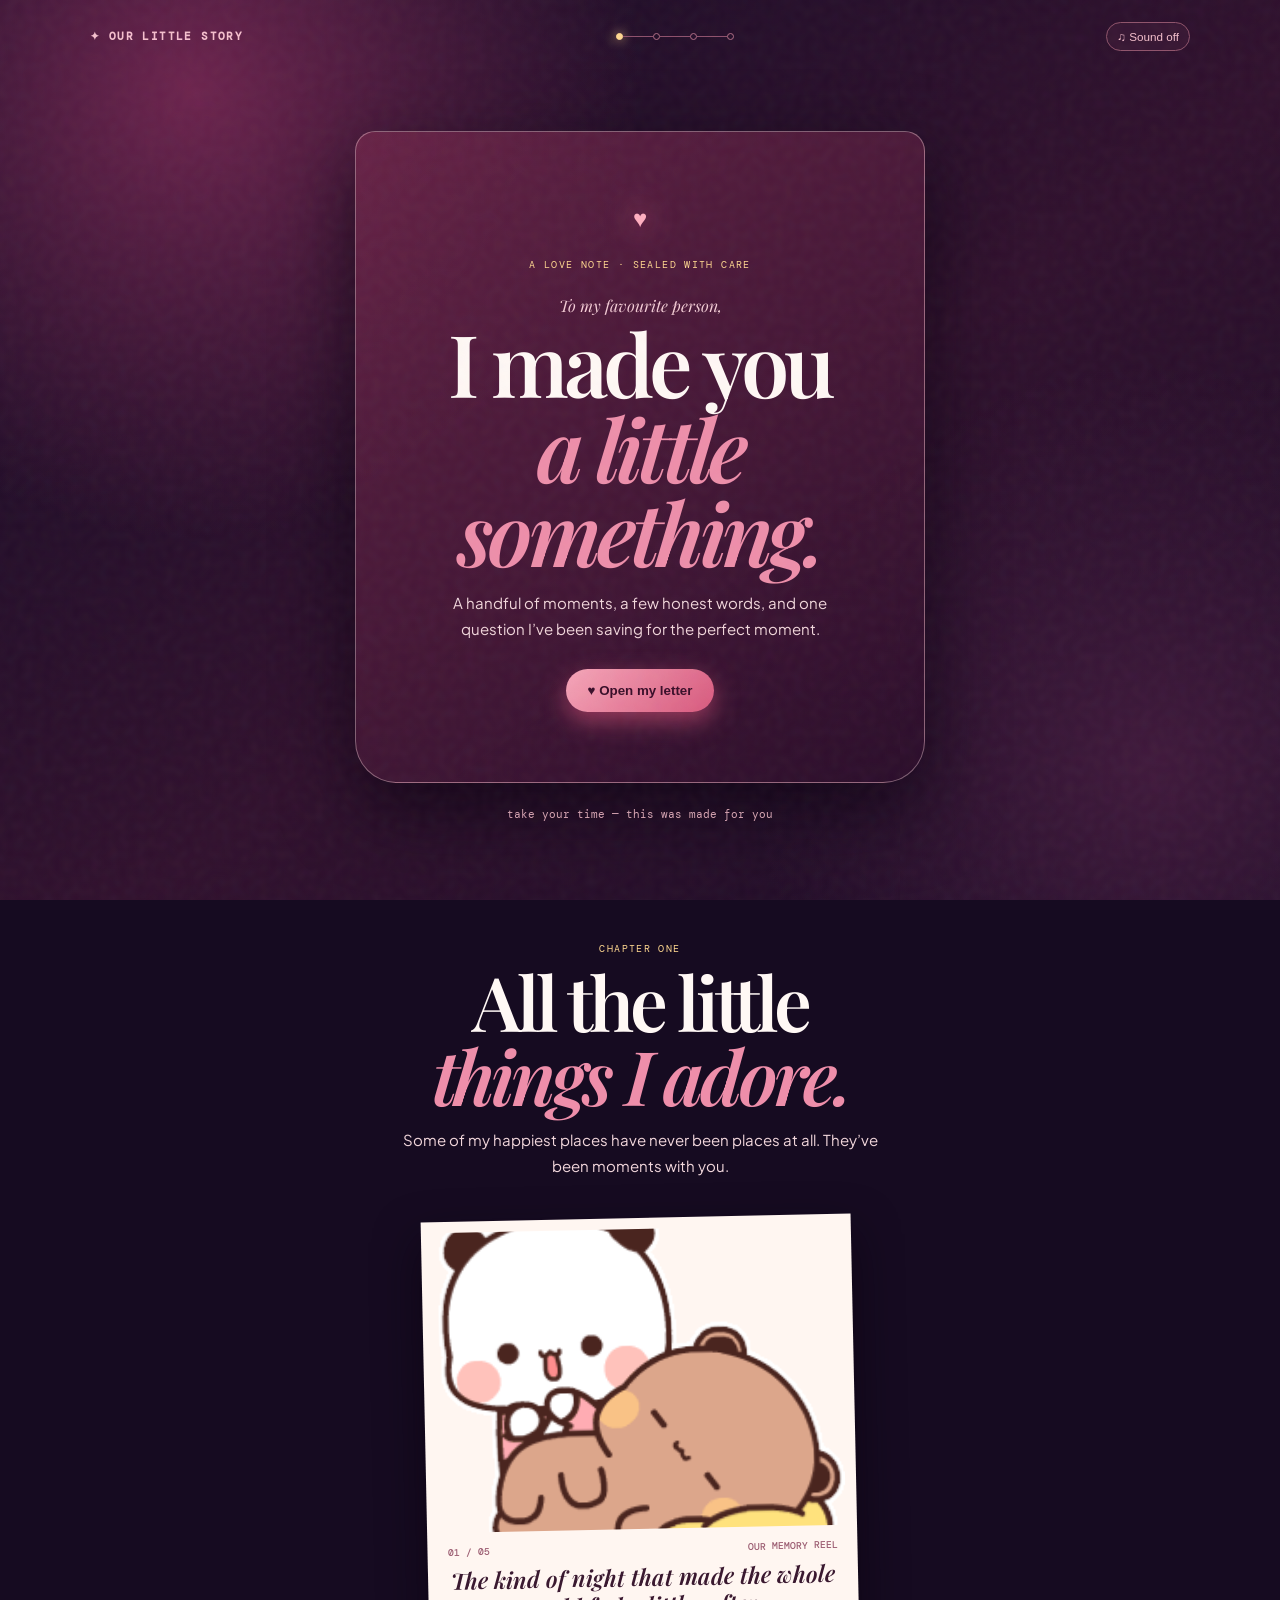
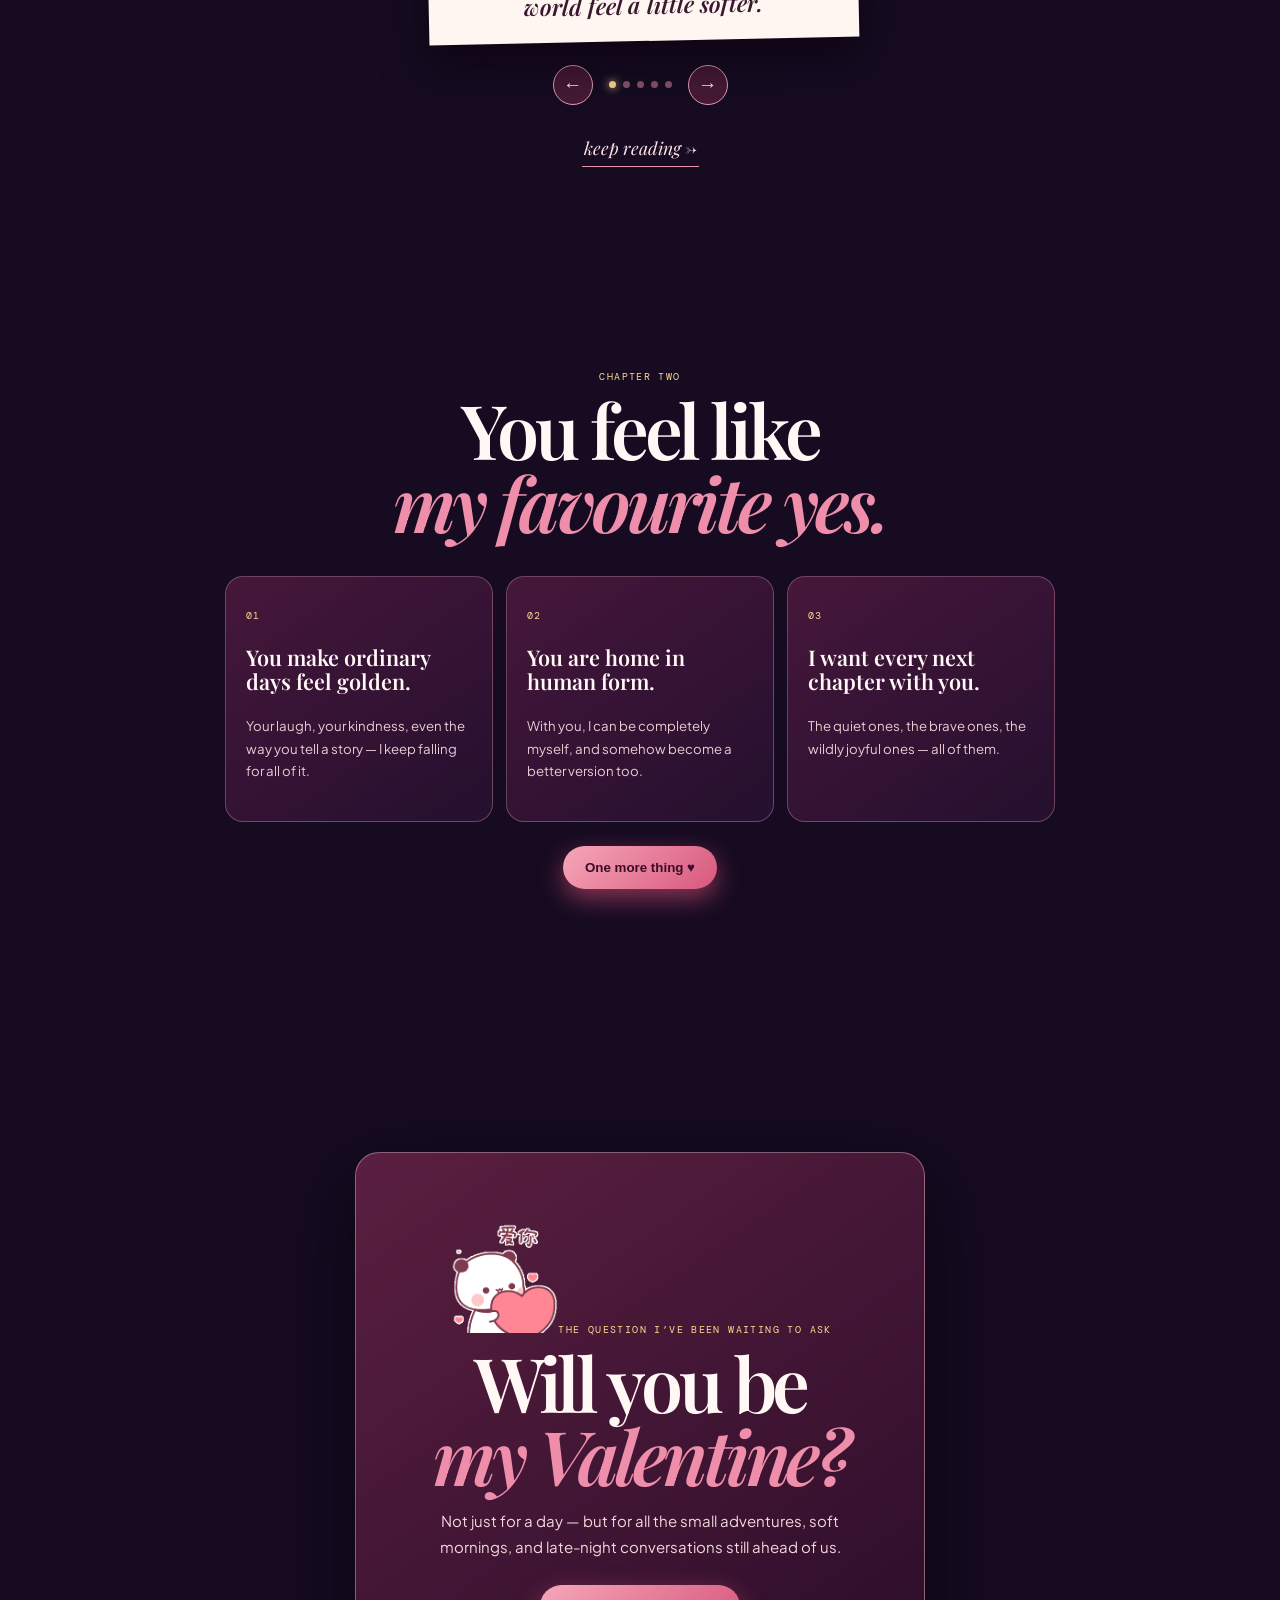
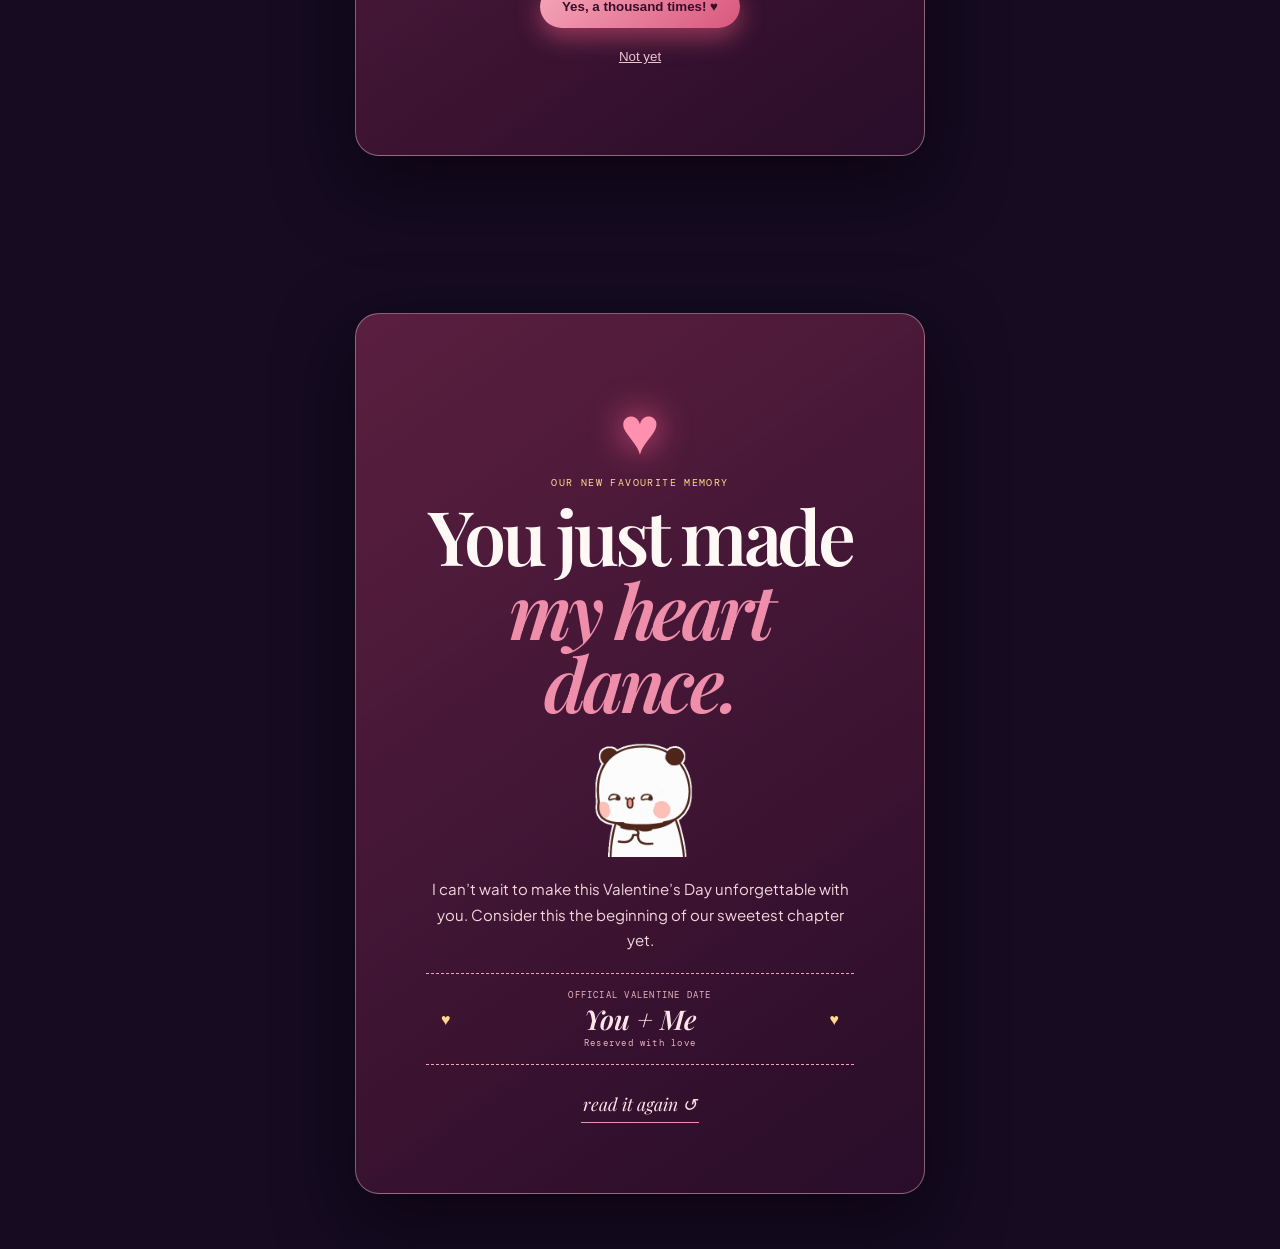
<file: index.html>
<!doctype html><html lang="en"><head><meta charset="utf-8"><meta name="viewport" content="width=device-width,initial-scale=1"><title>For You, With All My Heart</title><link rel="preconnect" href="https://fonts.googleapis.com"><link rel="preconnect" href="https://fonts.gstatic.com" crossorigin><link href="https://fonts.googleapis.com/css2?family=DM+Mono&family=Playfair+Display:ital,wght@0,600;0,700;1,600&family=Plus+Jakarta+Sans:wght@400;500;600;700&display=swap" rel="stylesheet"><link rel="stylesheet" href="style.css"></head>
<body><div class="sky"></div><div class="grain"></div><div class="petals" id="petals"></div><audio id="music" src="assets/Audio1.mp3" loop preload="metadata"></audio><header><a class="brand" href="#">✦ OUR LITTLE STORY</a><div class="progress"><i class="on"></i><b></b><i></i><b></b><i></i><b></b><i></i></div><button id="sound" type="button">♫ Sound off</button></header><main>
<section class="scene active" data-scene="0"><div class="envelope"><span class="heart">♥</span><small>A LOVE NOTE · SEALED WITH CARE</small><p class="to">To my favourite person,</p><h1>I made you<br><em>a little something.</em></h1><p>A handful of moments, a few honest words, and one question I’ve been saving for the perfect moment.</p><button class="pink" id="open" type="button">♥ Open my letter</button></div><label>take your time — this was made for you</label></section>
<section class="scene" data-scene="1" hidden><div class="chapter"><small>CHAPTER ONE</small><h2>All the little<br><em>things I adore.</em></h2><p>Some of my happiest places have never been places at all. They’ve been moments with you.</p></div><div class="memory"><img id="photo" src="assets/image3.gif" alt="A sweet shared memory"><div><span id="number">01 / 05</span><span>our memory reel</span></div><h3 id="caption">The kind of night that made the whole world feel a little softer.</h3></div><div class="controls"><button id="prev" type="button">←</button><div id="dots"></div><button id="next" type="button">→</button></div><button class="text next" type="button">keep reading →</button></section>
<section class="scene" data-scene="2" hidden><div class="chapter"><small>CHAPTER TWO</small><h2>You feel like<br><em>my favourite yes.</em></h2></div><div class="reasons"><article><small>01</small><h3>You make ordinary days feel golden.</h3><p>Your laugh, your kindness, even the way you tell a story — I keep falling for all of it.</p></article><article><small>02</small><h3>You are home in human form.</h3><p>With you, I can be completely myself, and somehow become a better version too.</p></article><article><small>03</small><h3>I want every next chapter with you.</h3><p>The quiet ones, the brave ones, the wildly joyful ones — all of them.</p></article></div><button class="pink next" type="button">One more thing ♥</button></section>
<section class="scene" data-scene="3" hidden><div class="ask"><img src="assets/proposal.gif" alt="A cute proposal illustration"><small>THE QUESTION I’VE BEEN WAITING TO ASK</small><h2>Will you be<br><em>my Valentine?</em></h2><p>Not just for a day — but for all the small adventures, soft mornings, and late-night conversations still ahead of us.</p><div class="answers"><button class="pink" id="yes" type="button">Yes, a thousand times! ♥</button><button id="no" type="button">Not yet</button></div></div></section>
<section class="scene" data-scene="4" hidden><div class="celebrate"><strong>♥</strong><small>OUR NEW FAVOURITE MEMORY</small><h2>You just made<br><em>my heart dance.</em></h2><img src="assets/sure.gif" alt="Cute celebration animation"><p>I can’t wait to make this Valentine’s Day unforgettable with you. Consider this the beginning of our sweetest chapter yet.</p><div class="ticket">♥ <div><small>OFFICIAL VALENTINE DATE</small><b>You + Me</b><small>Reserved with love</small></div> ♥</div><button class="text" id="replay" type="button">read it again ↺</button></div></section>
</main><div class="toast" id="toast"></div><script src="script.js"></script></body></html>
</file>
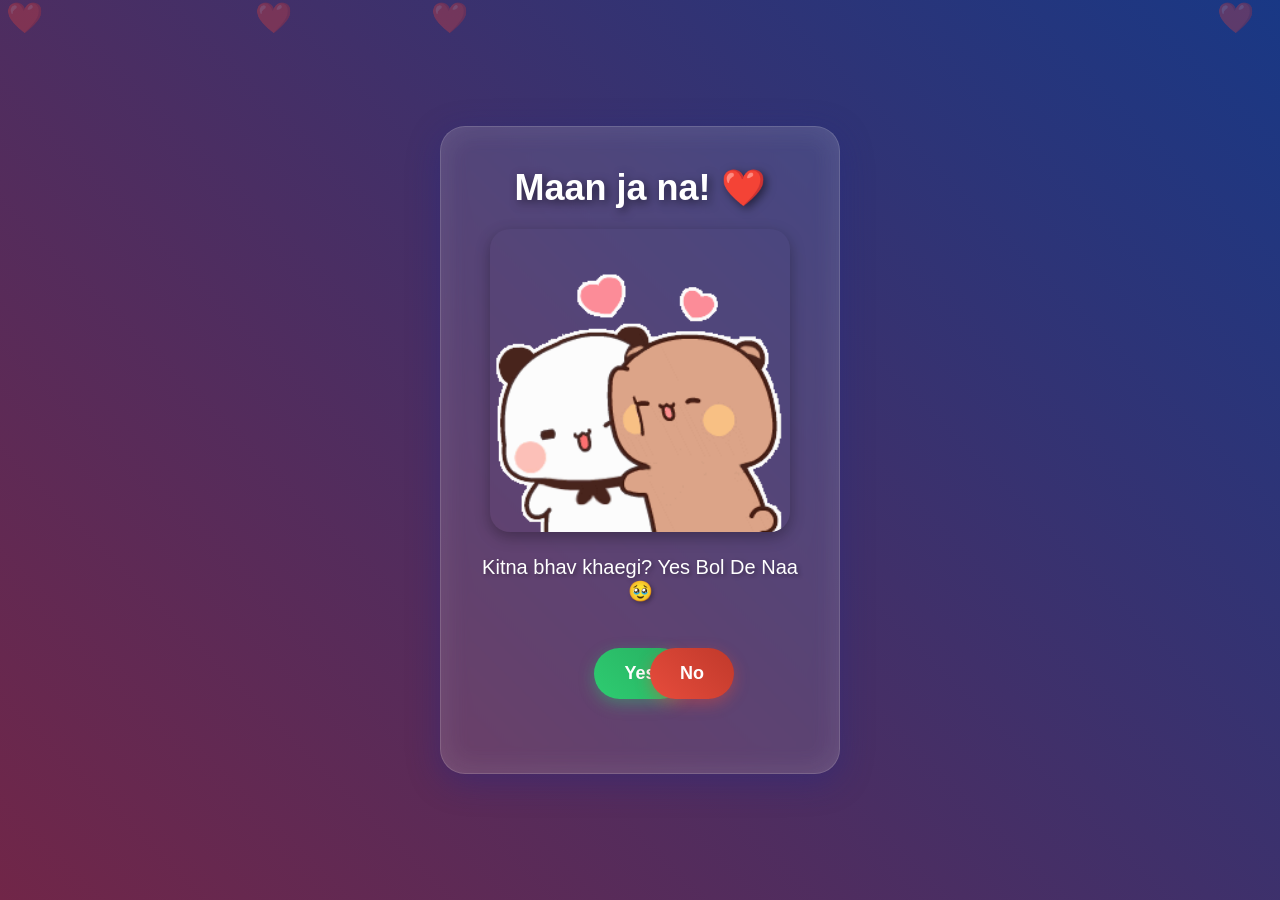
<file: no3.html>
<!DOCTYPE html>
<html lang="en">
<!-- Head section remains exactly the same until the script part -->
<head>
    <meta charset="UTF-8">
    <meta name="viewport" content="width=device-width, initial-scale=1.0">
    <title>Will You? ❤️</title>
    <link href="https://cdnjs.cloudflare.com/ajax/libs/animate.css/4.1.1/animate.min.css" rel="stylesheet">
    <style>
        /* All previous styles remain exactly the same until .btn styles */
        * {
            margin: 0;
            padding: 0;
            box-sizing: border-box;
            font-family: 'Poppins', sans-serif;
        }

        body {
            background: linear-gradient(45deg, #712648, #193885);
            min-height: 100vh;
            display: flex;
            justify-content: center;
            align-items: center;
            overflow: hidden;
            perspective: 1000px;
        }

        .background-hearts {
            position: fixed;
            top: 0;
            left: 0;
            width: 100%;
            height: 100%;
            pointer-events: none;
            z-index: 0;
        }

        .container {
            position: relative;
            text-align: center;
            background: rgba(255, 255, 255, 0.1);
            padding: 40px;
            border-radius: 25px;
            backdrop-filter: blur(12px);
            box-shadow: 
                0 8px 32px 0 rgba(31, 38, 135, 0.37),
                inset 0 0 30px rgba(255, 255, 255, 0.1);
            border: 1px solid rgba(255, 255, 255, 0.18);
            transform-style: preserve-3d;
            transition: transform 0.5s ease;
            max-width: 90%;
            width: 400px;
            z-index: 1;
        }

        .container:hover {
            transform: translateZ(20px);
        }

        h1 {
            font-size: 36px;
            color: #fff;
            text-shadow: 3px 3px 10px rgba(0, 0, 0, 0.5);
            margin-bottom: 20px;
            transform: translateZ(30px);
            animation: floating 3s ease-in-out infinite;
        }

        .message {
            color: #fff;
            font-size: 20px;
            margin: 20px 0;
            text-shadow: 2px 2px 4px rgba(0, 0, 0, 0.3);
            transform: translateZ(25px);
        }

        .gif-container {
            position: relative;
            margin: 20px 0;
            transform-style: preserve-3d;
            transform: translateZ(40px);
        }

        .gif-container img {
            width: 100%;
            max-width: 300px;
            border-radius: 20px;
            box-shadow: 0 5px 15px rgba(0, 0, 0, 0.3);
            transition: transform 0.3s ease;
        }

        .gif-container:hover img {
            transform: scale(1.05);
        }

        .btn {
            position: relative;
            margin-top: 30px;
            transform-style: preserve-3d;
            transform: translateZ(35px);
            min-height: 100px; /* Added to ensure space for button movement */
        }

        .btn a {
            display: inline-block;
            margin: 15px 10px;
            padding: 15px 30px;
            font-size: 18px;
            font-weight: bold;
            color: white;
            text-decoration: none;
            border-radius: 50px;
            transition: all 0.4s ease;
            position: relative;
            overflow: hidden;
        }

        #yesButton {
            background: linear-gradient(45deg, #2ecc71, #27ae60);
            box-shadow: 0 5px 15px rgba(46, 204, 113, 0.4);
        }

        #noButton {
            background: linear-gradient(45deg, #e74c3c, #c0392b);
            box-shadow: 0 5px 15px rgba(231, 76, 60, 0.4);
            position: absolute; /* Changed to absolute for movement */
            transition: all 0.3s ease-out;
        }

        /* Rest of the styles remain exactly the same */
        .btn a:hover {
            transform: translateY(-5px) scale(1.05);
            box-shadow: 0 8px 25px rgba(0, 0, 0, 0.3);
        }

        .heart {
            position: absolute;
            font-size: 24px;
            pointer-events: none;
            animation: floatHeart 2s ease-in-out forwards;
            z-index: 0;
        }

        @keyframes floating {
            0%, 100% { transform: translateY(0) translateZ(30px); }
            50% { transform: translateY(-10px) translateZ(30px); }
        }

        @keyframes floatHeart {
            0% {
                opacity: 1;
                transform: translateY(0) scale(1) rotate(0deg);
            }
            100% {
                opacity: 0;
                transform: translateY(-100px) scale(1.5) rotate(360deg);
            }
        }

        .background-heart {
            position: absolute;
            font-size: 30px;
            color: rgba(255, 255, 255, 0.3);
            animation: backgroundFloat linear infinite;
            z-index: -1;
        }

        @keyframes backgroundFloat {
            0% {
                transform: translateY(100vh) scale(1);
                opacity: 0;
            }
            50% {
                opacity: 0.8;
            }
            100% {
                transform: translateY(-100vh) scale(1.5);
                opacity: 0;
            }
        }
    </style>
</head>
<body>
    <div class="background-hearts"></div>
    <div class="container">
        <h1 class="animate__animated animate__bounceIn">Maan ja na! ❤️</h1>
        <div class="gif-container">
            <img src="tkthao.gif" alt="Cute Cat GIF" class="animate__animated animate__fadeIn">
        </div>
        <p class="message animate__animated animate__fadeIn">Kitna bhav khaegi? Yes Bol De Naa 🥹</p>
        <div class="btn">
            <a id="yesButton" href="yes.html" class="animate__animated animate__bounceIn">Yes</a>
            <a id="noButton" href="no3.html" class="animate__animated animate__bounceIn">No</a>
        </div>
    </div>

    <script>
        // Previous background hearts and mouse move hearts code remains the same
        function createBackgroundHearts() {
            const heart = document.createElement('div');
            heart.innerHTML = '❤️';
            heart.classList.add('background-heart');
            heart.style.left = Math.random() * 100 + 'vw';
            heart.style.animationDuration = Math.random() * 10 + 5 + 's';
            document.querySelector('.background-hearts').appendChild(heart);
            setTimeout(() => heart.remove(), 15000);
        }

        setInterval(createBackgroundHearts, 300);

        document.addEventListener("mousemove", function(e) {
            if (Math.random() > 0.9) {
                const heart = document.createElement("div");
                heart.innerHTML = "❤️";
                heart.classList.add("heart");
                heart.style.left = e.clientX + 'px';
                heart.style.top = e.clientY + 'px';
                document.body.appendChild(heart);
                setTimeout(() => heart.remove(), 2000);
            }
        });

        // 3D tilt effect remains the same
        const container = document.querySelector('.container');
        container.addEventListener('mousemove', (e) => {
            const rect = container.getBoundingClientRect();
            const x = e.clientX - rect.left;
            const y = e.clientY - rect.top;
            const centerX = rect.width / 2;
            const centerY = rect.height / 2;
            const rotateX = (y - centerY) / 20;
            const rotateY = -(x - centerX) / 20;
            container.style.transform = `perspective(1000px) rotateX(${rotateX}deg) rotateY(${rotateY}deg) translateZ(20px)`;
        });

        container.addEventListener('mouseleave', () => {
            container.style.transform = 'perspective(1000px) rotateX(0) rotateY(0) translateZ(20px)';
        });

        // Enhanced No button movement with container boundaries
        document.addEventListener('DOMContentLoaded', function() {
            const noButton = document.getElementById('noButton');
            const btnContainer = document.querySelector('.btn');
            let isInitialized = false;

            function initializeButtonPosition() {
                if (!isInitialized) {
                    noButton.style.position = 'absolute';
                    noButton.style.left = '50%';
                    noButton.style.transform = 'translateX(-50%)';
                    isInitialized = true;
                }
            }

            initializeButtonPosition();

            btnContainer.addEventListener('mousemove', function(e) {
                const btnRect = btnContainer.getBoundingClientRect();
                const buttonRect = noButton.getBoundingClientRect();
                
                // Calculate relative position within the button container
                const x = e.clientX - btnRect.left;
                const y = e.clientY - btnRect.top;
                
                // Calculate button center position
                const buttonCenterX = buttonRect.left - btnRect.left + buttonRect.width / 2;
                const buttonCenterY = buttonRect.top - btnRect.top + buttonRect.height / 2;
                
                // Calculate distance between cursor and button
                const deltaX = x - buttonCenterX;
                const deltaY = y - buttonCenterY;
                const distance = Math.sqrt(deltaX * deltaX + deltaY * deltaY);
                
                if (distance < 100) { // Trigger distance
                    // Calculate new position - move away from cursor
                    const angle = Math.atan2(deltaY, deltaX);
                    const moveX = Math.cos(angle) * 100;
                    const moveY = Math.sin(angle) * 100;
                    
                    // Calculate new position
                    let newX = buttonCenterX - moveX;
                    let newY = buttonCenterY - moveY;
                    
                    // Apply boundaries
                    newX = Math.max(buttonRect.width / 2, Math.min(btnRect.width - buttonRect.width / 2, newX));
                    newY = Math.max(buttonRect.height / 2, Math.min(btnRect.height - buttonRect.height / 2, newY));
                    
                    // Apply new position with smooth transition
                    noButton.style.left = `${newX - buttonRect.width / 2}px`;
                    noButton.style.top = `${newY - buttonRect.height / 2}px`;
                }
            });
        });
    </script>
</body>
</html>
</file>
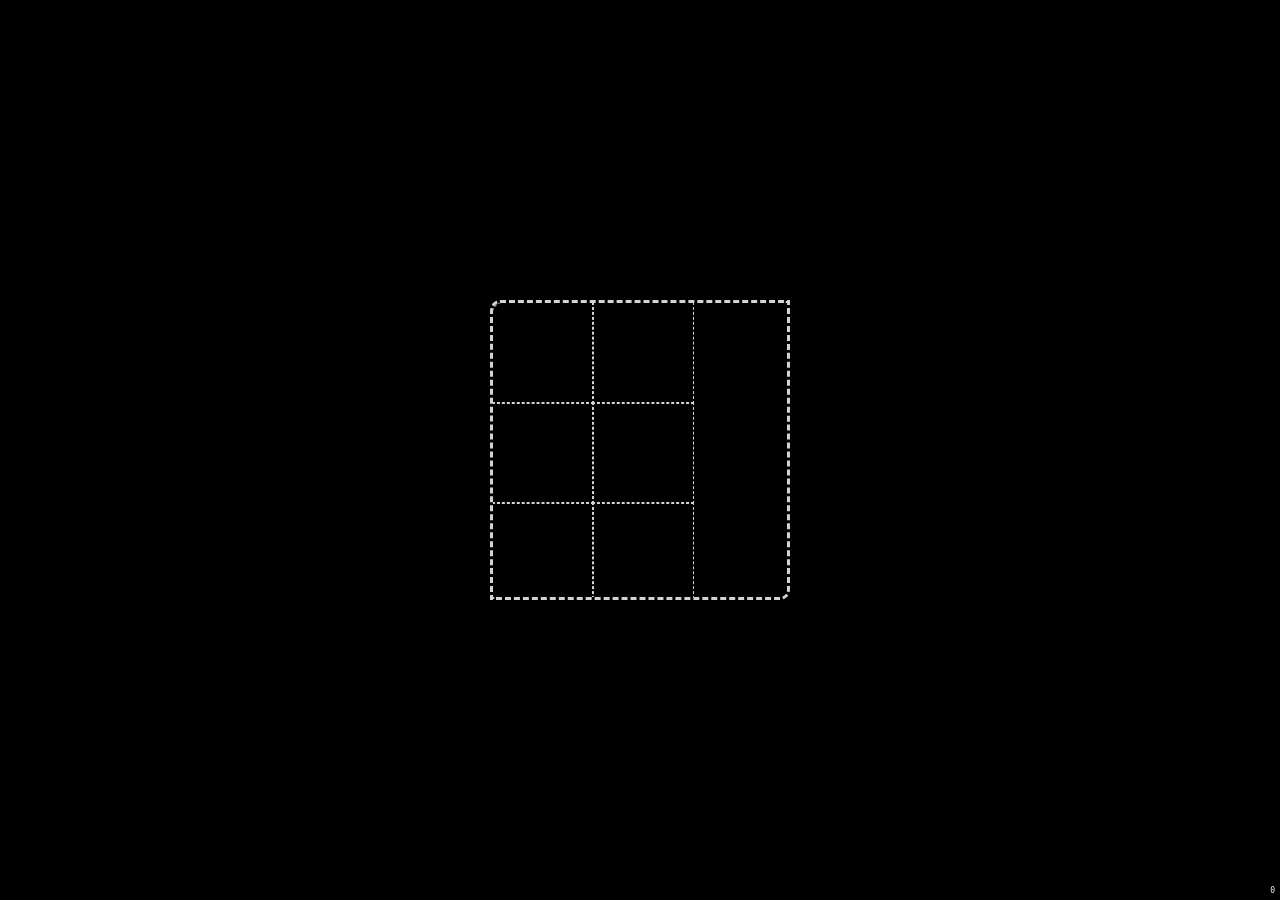
<file: puzzle.html>
<!DOCTYPE html>
<html lang="en" >
<head>
  <meta charset="UTF-8">
  <title>CodePen - love Puzzle</title>
  <link rel="stylesheet" href="./style.css">
  <style>
:root {
  --color:rgb(0, 0, 0);
  --border-radius:10px;
}

body {
  background:#000000;
  padding:0;
  margin:0;
  box-sizing:border-box;
}

#puz, #puzz {
  position:absolute;
  border-radius:var(--border-radius) 0 var(--border-radius) 0;    
  user-select:none;
}
#puz {
  width:300px;
  height:300px;
  position:absolute;
  top:50%;
  left:50%;
  transform:translate(-50%,-50%);
  border:3px dashed lightgray;
  overflow:hidden;
}
#puzz {
  left:0;
  top:0;
  border:0;
}

#puz i {
  float:left;
  width:100px;
  height:100px;
  outline:1px dashed lightgray;
}

#puzz i {
  position:absolute;
  width:100px;
  height:100px;
  background:var(--color);
  background-image:var(--image);
  background-size:300px 300px;
  cursor:move;
  box-shadow:0 0 10px rgba(0,0,0,.25);
}

.first {
  border-top-left-radius:var(--border-radius);
  background-position:left top !important;
}
.secon {
  background-position:center top !important;
}
.third {
/*   border-top-right-radius:var(--border-radius); */
  background-position:right top !important;
}
.fourt {
  background-position:left center !important;
}
.fifth {
  background-position:center center !important;
}
.sixth {  
  background-position:right center !important;
}
.seven {
/*   border-bottom-left-radius:var(--border-radius); */
  background-position:left bottom !important;
}
.eight {
  background-position:center bottom !important;
}
.ninth {
  border-bottom-right-radius:var(--border-radius);
  background-position:right bottom !important;
}

.clicked {
  box-shadow:0 0 0 4px gray !important;
}

.dropped {
  background:var(--color);
  background-image:var(--image);
  background-size:300px 300px;
}
.done {
  opacity:0;
  pointer-events:none;
}

.allDone {
  animation:allDone 1s linear forwards;
  border:3px solid lightgray !important;
}
.allDone i {
  outline:0 !important;
}

@keyframes allDone {
  50% { transform:translate(-50%,-50%) scale(1.2); }
}

#clicks {
  font-size:8px;
  font-family:monospace;
  position:absolute;
  bottom:5px;
  right:5px;
}
  </style>

</head>
<body>
<!-- partial:index.partial.html -->
<div id='puz_box'>
  <div id='puz'>
    <i class='first' ondrop='drop(event)' ondragover='allowDrop(event)' ></i>
    <i class='secon' ondrop='drop(event)' ondragover='allowDrop(event)'></i>
    <i class='third' ondrop='drop(event)' ondragover='allowDrop(event)'></i>
    <i class='fourt' ondrop='drop(event)' ondragover='allowDrop(event)'></i>
    <i class='fifth' ondrop='drop(event)' ondragover='allowDrop(event)'></i>
    <i class='sixth' ondrop='drop(event)' ondragover='allowDrop(event)'></i>
    <i class='seven' ondrop='drop(event)' ondragover='allowDrop(event)'></i>
    <i class='eight' ondrop='drop(event)' ondragover='allowDrop(event)'></i>
    <i class='ninth' ondrop='drop(event)' ondragover='allowDrop(event)'></i>
  </div>
  <div id='puzz'>
    <i class='third' draggable='true' ondragstart='drag(event)'></i>
    <i class='first' draggable='true' ondragstart='drag(event)'></i>
    <i class='secon' draggable='true' ondragstart='drag(event)'></i>
    <i class='fourt' draggable='true' ondragstart='drag(event)'></i>
    <i class='fifth' draggable='true' ondragstart='drag(event)'></i>
    <i class='sixth' draggable='true' ondragstart='drag(event)'></i>
    <i class='seven' draggable='true' ondragstart='drag(event)'></i>
    <i class='eight' draggable='true' ondragstart='drag(event)'></i>
    <i class='ninth' draggable='true' ondragstart='drag(event)'></i>  
  </div>
</div>
<div id='clicks'>0</div>
<!-- partial -->
  <script  src="./script.js">
    var images = ['https://i.pinimg.com/564x/af/1b/20/af1b206439974a4769235e167f2a5c60.jpg'];

var currentIndex = 0;
var totalClicks = 0;

function randomizeImage() {
  let root = document.documentElement;
  root.style.setProperty('--image', 'url(' + images[currentIndex] + ')');
  currentIndex++;
  if (currentIndex >= images.length) {
    currentIndex = 0;
  }
  var puzzleItems = document.querySelectorAll('#puzz i');
  for (var i = 0; i < puzzleItems.length; i++) {
    puzzleItems[i].style.left = Math.random() * (window.innerWidth - 100) + 'px';
    puzzleItems[i].style.top = Math.random() * (window.innerHeight - 100) + 'px';
  }
}

randomizeImage();

function reloadPuzzle() {
  var doneItems = document.querySelectorAll('.done');
  doneItems.forEach(function (element) {
    element.classList.toggle('done');
  });
  var droppedItems = document.querySelectorAll('.dropped');
  droppedItems.forEach(function (element) {
    element.classList.toggle('dropped');
  });
  var allDoneElement = document.querySelector('.allDone');
  allDoneElement.style = '';
  allDoneElement.classList.toggle('allDone');
}

// mobile functionality
var puzzleItemsMobile = document.querySelectorAll('#puzz i');
puzzleItemsMobile.forEach(function (element) {
  element.addEventListener('mousedown', function () {
    totalClicks++;
    document.querySelector('#clicks').innerHTML = totalClicks;
  });
  element.addEventListener('click', function () {
    if (document.querySelector('.clicked')) {
      document.querySelector('.clicked').classList.toggle('clicked');
      element.classList.toggle('clicked');
    } else {
      element.classList.toggle('clicked');
    }
  });
});

var puzzleItemsDesktop = document.querySelectorAll('#puz i');
puzzleItemsDesktop.forEach(function (element) {
  element.addEventListener('click', function () {
    if (document.querySelector('.clicked')) {
      var clickedElement = document.querySelector('.clicked');
      if (clickedElement.classList.contains(element.classList)) {
        element.classList.add('dropped');
        clickedElement.classList.add('done');
        clickedElement.classList.toggle('clicked');

        if (document.querySelectorAll('.dropped').length == 9) {
          document.querySelector('#puz').classList.add('allDone');
          document.querySelector('#puz').style.border = 'none';
          document.querySelector('#puz').style.animation = 'allDone 1s linear forwards';

          setTimeout(function () {
            reloadPuzzle();
            randomizeImage();
          }, 1500);
        }
      }
    }
  });
});

// desktop drag and drop
function allowDrop(ev) {
  ev.preventDefault();
}

function drag(ev) {
  ev.dataTransfer.setData("text", ev.target.className);
}

function drop(ev) {
  ev.preventDefault();
  var data = ev.dataTransfer.getData("text");

  if (ev.target.className == data) {
    ev.target.classList.add('dropped');
    document.querySelector('.' + data + "[draggable='true']").classList.add('done');

    if (document.querySelectorAll('.dropped').length == 9) {
      document.querySelector('#puz').classList.add('allDone');
      document.querySelector('#puz').style.border = 'none';
      document.querySelector('#puz').style.animation = 'allDone 1s linear forwards';

      setTimeout(function () {
        reloadPuzzle();
        randomizeImage();
      }, 1500);
    }
  }
}
  </script>

</body>
</html>
</file>
<file: style.css>
:root{--ink:#fff8f5;--muted:#e9bdc3;--rose:#ee8eaa;--gold:#ffd890;--dark:#160b21}*{box-sizing:border-box}html,body{margin:0;min-height:100%}body{font-family:"Plus Jakarta Sans",sans-serif;color:var(--ink);background:var(--dark);overflow-x:hidden}.sky{position:fixed;inset:0;z-index:-2;background:radial-gradient(circle at 15% 10%,#6c234d,transparent 28rem),radial-gradient(circle at 90% 85%,#3f183b,transparent 25rem),linear-gradient(145deg,#150b24,#30102d 55%,#180b24)}.grain{position:fixed;inset:0;z-index:4;opacity:.05;pointer-events:none;background-image:url("data:image/svg+xml,%3Csvg viewBox='0 0 120 120' xmlns='http://www.w3.org/2000/svg'%3E%3Cfilter id='n'%3E%3CfeTurbulence type='fractalNoise' baseFrequency='.8'/%3E%3C/filter%3E%3Crect width='100%25' height='100%25' filter='url(%23n)'/%3E%3C/svg%3E")}.petals{position:fixed;inset:0;pointer-events:none;overflow:hidden}.petal{position:absolute;color:var(--rose);animation:fall linear forwards}@keyframes fall{to{transform:translate(var(--x),110vh) rotate(410deg)}}header{height:72px;padding:0 max(22px,calc((100% - 1100px)/2));display:flex;align-items:center;justify-content:space-between;position:relative;z-index:2}.brand{color:#f6c0ce;text-decoration:none;font:700 .67rem "DM Mono";letter-spacing:.13em}.progress{display:flex;align-items:center}.progress i{width:7px;height:7px;border-radius:50%;border:1px solid #b16d86}.progress i.on{background:var(--gold);border-color:var(--gold);box-shadow:0 0 12px var(--gold)}.progress b{height:1px;width:30px;background:#8e506c}header button{border:1px solid #8f536b;background:#3d1836aa;color:#f6c0ce;padding:7px 10px;border-radius:99px;cursor:pointer;font-size:.73rem}main{min-height:calc(100vh - 72px)}.scene{width:min(100% - 34px,1000px);min-height:calc(100vh - 72px);margin:auto;padding:35px 0 55px;display:flex;flex-direction:column;align-items:center;justify-content:center;gap:24px;text-align:center;animation:in .55s both}@keyframes in{from{opacity:0;transform:translateY(15px)}to{opacity:1;transform:none}}small{color:var(--gold);font:.62rem "DM Mono";letter-spacing:.14em}.envelope,.ask,.celebrate{width:min(570px,100%);padding:clamp(36px,7vw,70px) clamp(24px,8vw,70px);background:linear-gradient(145deg,#6f2549c7,#2a0d2ae8);border:1px solid #ffd9df66;border-radius:20px 20px 42px 42px;box-shadow:0 27px 75px #08020dae}.heart{display:block;color:#ffafc0;font-size:1.5rem;text-shadow:0 0 30px #ff789a;margin-bottom:18px}.to{font:italic 1rem "Playfair Display";color:#f4cdd6;margin:23px 0 5px}h1,h2{margin:0;font:600 clamp(2.8rem,8vw,5.4rem)/.98 "Playfair Display";letter-spacing:-.055em}em{color:var(--rose)}.envelope>p:last-of-type,.chapter>p,.ask>p,.celebrate>p{line-height:1.7;color:#f2d7dc;font-size:.94rem}.pink{border:0;background:linear-gradient(135deg,#f6a6b9,#d8587d);color:#390d28;border-radius:99px;padding:14px 22px;font-weight:700;cursor:pointer;box-shadow:0 9px 25px #d9517899;transition:.2s}.pink:hover{transform:translateY(-3px);box-shadow:0 14px 32px #e7628d99}.envelope .pink{margin-top:13px}.scene>label{font:.68rem "DM Mono";color:#d8a5b3}.chapter{max-width:500px}.chapter h2,.ask h2,.celebrate h2{font-size:clamp(2.7rem,7vw,4.7rem);margin:9px 0 12px}.memory{width:min(430px,100%);padding:11px 11px 22px;background:#fff6f1;color:#3a1930;box-shadow:0 20px 45px #09020d9c;transform:rotate(-1.2deg)}.memory img{width:100%;height:clamp(230px,48vw,300px);object-fit:cover;display:block;transition:opacity .16s}.memory>div{padding:13px 9px 0;display:flex;justify-content:space-between;color:#9b5c71;font:500 .61rem "DM Mono";text-transform:uppercase}.memory h3{margin:8px 10px 0;font:italic 600 1.43rem/1.23 "Playfair Display"}.controls{display:flex;align-items:center;gap:16px}.controls>button{width:40px;height:40px;border-radius:50%;border:1px solid #e2a2b4;background:#461936;color:#ffe6e9;font-size:1.2rem;cursor:pointer}.controls div{display:flex;gap:7px}.controls div button{width:7px;height:7px;border:0;border-radius:50%;background:#84536a;padding:0;cursor:pointer}.controls div button.active{background:var(--gold);box-shadow:0 0 9px var(--gold)}.text{border:0;border-bottom:1px solid #e795aa;background:transparent;color:#ffe3e8;padding:7px 2px;cursor:pointer;font:italic 1.1rem "Playfair Display"}.reasons{display:grid;grid-template-columns:repeat(3,1fr);gap:13px;width:min(830px,100%)}.reasons article{padding:25px 20px;text-align:left;background:linear-gradient(145deg,#651f4b9c,#2a1234b8);border:1px solid #e6a8b955;border-radius:18px}.reasons h3{font:600 1.35rem/1.13 "Playfair Display"}.reasons p{color:#eacbd2;font-size:.83rem;line-height:1.7}.ask,.celebrate{border-radius:24px}.ask>img{width:110px;height:110px;object-fit:contain;mix-blend-mode:screen}.answers{position:relative;display:flex;flex-direction:column;align-items:center;gap:13px;min-height:100px;margin-top:26px}.answers #no{border:0;background:transparent;color:#eec5ce;text-decoration:underline;cursor:pointer;padding:8px 13px}.answers #no.escape{position:absolute;background:#651c39;border-radius:99px;text-decoration:none;color:#fff2f4;font-size:.8rem}.celebrate>strong{display:block;color:#ff91ae;font-size:4.2rem;text-shadow:0 0 35px #ff5c8b;animation:beat 1.3s infinite}.celebrate>img{width:125px;height:125px;object-fit:contain}.ticket{margin:20px 0;display:flex;align-items:center;justify-content:space-between;padding:15px;border-block:1px dashed #eea5b7;color:var(--gold)}.ticket b{display:block;color:#ffe4e9;font:italic 600 1.7rem "Playfair Display"}.ticket small{display:block;color:#e8b5c0;font-size:.55rem}@keyframes beat{50%{transform:scale(1.14)}}.toast{position:fixed;z-index:5;bottom:23px;left:50%;transform:translate(-50%,20px);opacity:0;background:#ffe8ed;color:#651c39;border-radius:99px;padding:10px 17px;font-size:.8rem;font-weight:600;transition:.3s}.toast.show{opacity:1;transform:translate(-50%,0)}@media(max-width:650px){header{height:62px;padding:0 15px}.progress b{width:14px}header button{font-size:0}.scene,main{min-height:calc(100vh - 62px)}.scene{width:min(100% - 28px,600px);padding:25px 0}.reasons{grid-template-columns:1fr;gap:9px}.reasons article{padding:17px}.reasons h3{margin:7px 0}.envelope{padding-block:42px}}@media(prefers-reduced-motion:reduce){*{animation-duration:.01ms!important;transition-duration:.01ms!important}}
</file>
